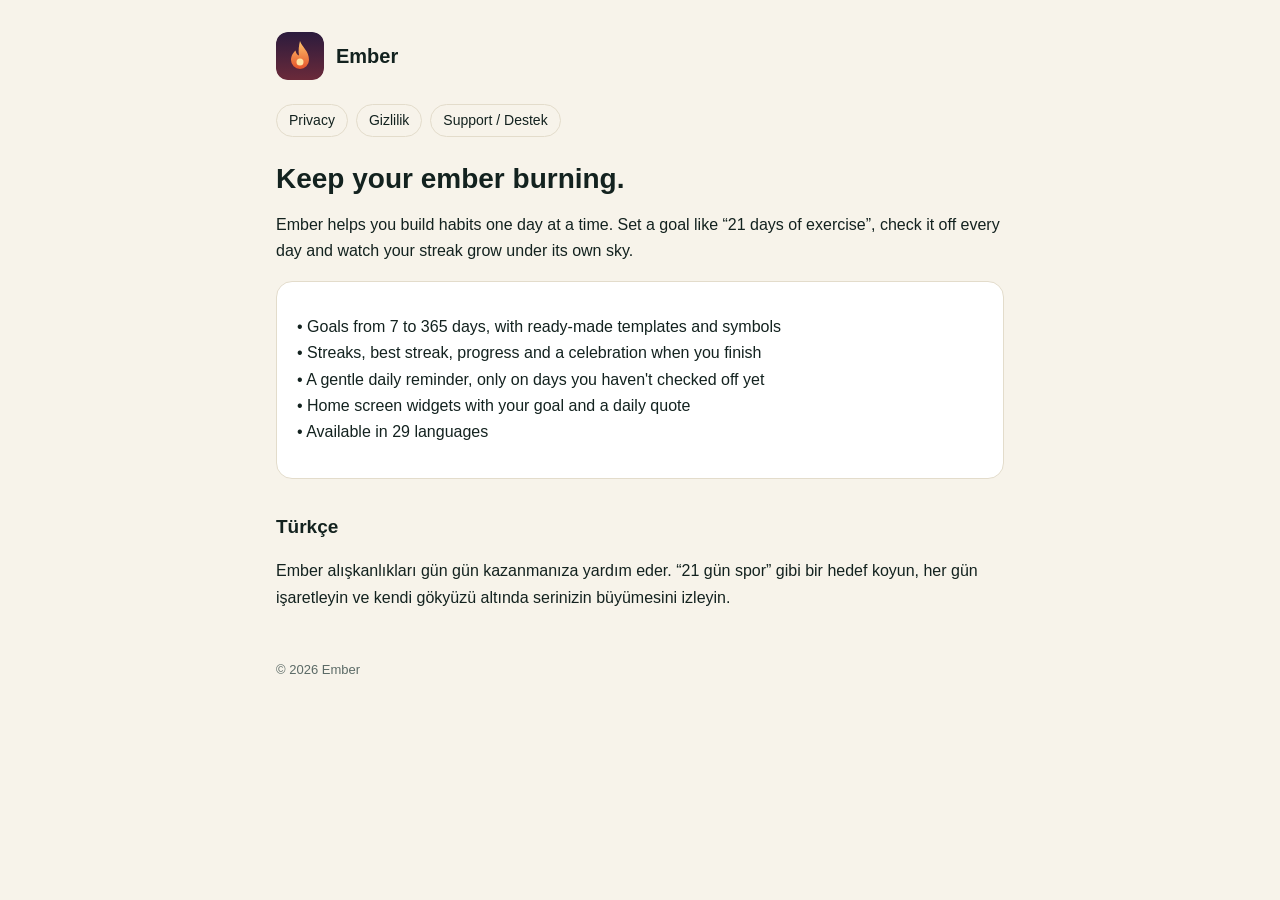
<file: index.html>
<!doctype html>
<html lang="en">
<head>
<meta charset="utf-8">
<meta name="viewport" content="width=device-width, initial-scale=1">
<title>Ember – Daily motivation &amp; habit tracker</title>
<link rel="stylesheet" href="site.css">
</head>
<body>
<main>
<header><img src="icon.svg" alt=""><span class="name">Ember</span></header>
<nav><a href="privacy.html">Privacy</a><a href="privacy-tr.html">Gizlilik</a><a href="support.html">Support / Destek</a></nav>

<h1>Keep your ember burning.</h1>
<p>Ember helps you build habits one day at a time. Set a goal like “21 days of exercise”, check it off every day and watch your streak grow under its own sky.</p>
<div class="card">
<p>• Goals from 7 to 365 days, with ready-made templates and symbols<br>• Streaks, best streak, progress and a celebration when you finish<br>• A gentle daily reminder, only on days you haven't checked off yet<br>• Home screen widgets with your goal and a daily quote<br>• Available in 29 languages</p>
</div>

<h2>Türkçe</h2>
<p>Ember alışkanlıkları gün gün kazanmanıza yardım eder. “21 gün spor” gibi bir hedef koyun, her gün işaretleyin ve kendi gökyüzü altında serinizin büyümesini izleyin.</p>

<footer>© 2026 Ember</footer>
</main>
</body>
</html>
</file>
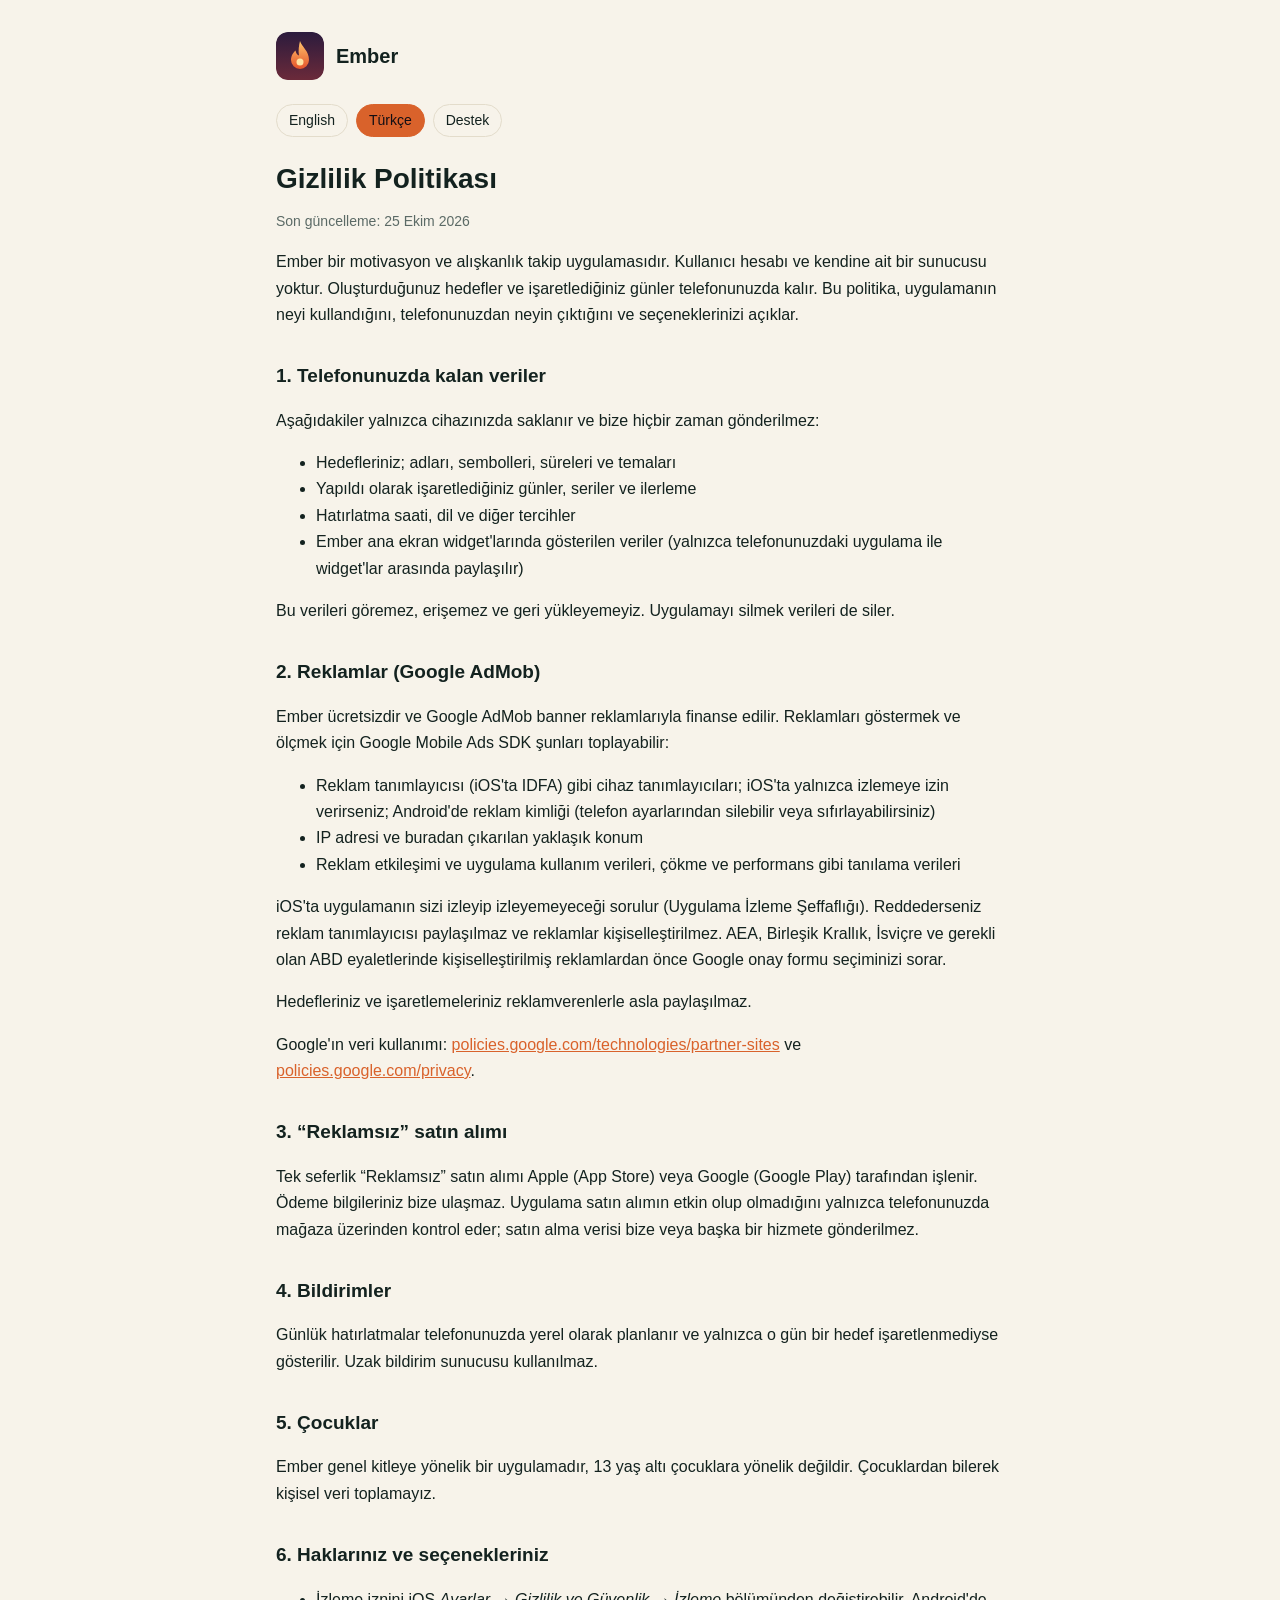
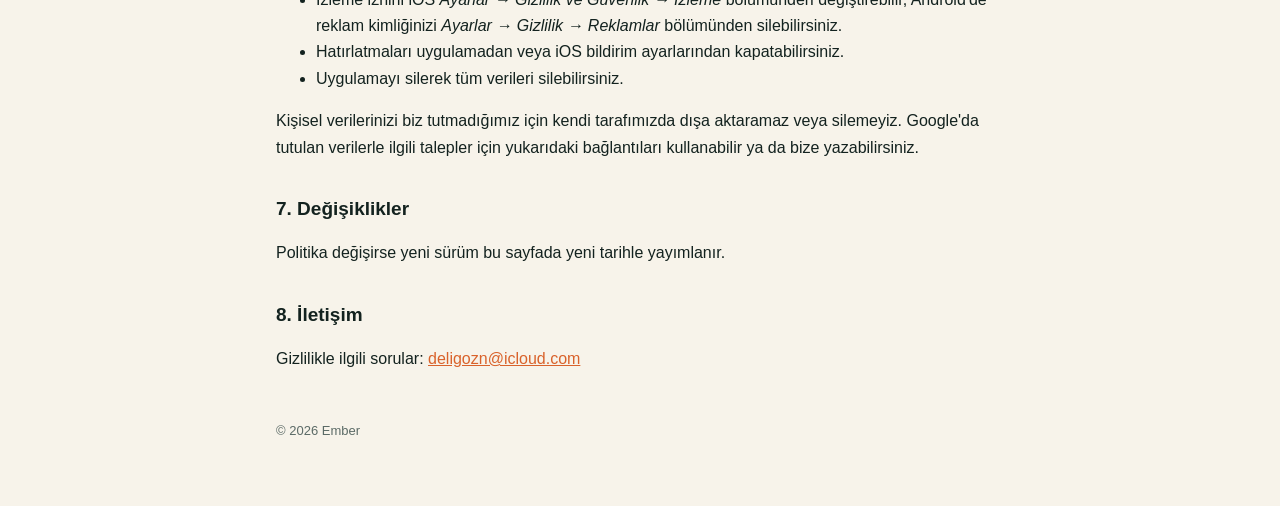
<file: privacy-tr.html>
<!doctype html>
<html lang="tr">
<head>
<meta charset="utf-8">
<meta name="viewport" content="width=device-width, initial-scale=1">
<title>Ember – Gizlilik Politikası</title>
<link rel="stylesheet" href="site.css">
</head>
<body>
<main>
<header><img src="icon.svg" alt=""><span class="name">Ember</span></header>
<nav><a href="privacy.html">English</a><a href="privacy-tr.html" aria-current="page">Türkçe</a><a href="support.html">Destek</a></nav>

<h1>Gizlilik Politikası</h1>
<p class="muted">Son güncelleme: 25 Ekim 2026</p>

<p>Ember bir motivasyon ve alışkanlık takip uygulamasıdır. Kullanıcı hesabı ve kendine ait bir sunucusu yoktur. Oluşturduğunuz hedefler ve işaretlediğiniz günler telefonunuzda kalır. Bu politika, uygulamanın neyi kullandığını, telefonunuzdan neyin çıktığını ve seçeneklerinizi açıklar.</p>

<h2>1. Telefonunuzda kalan veriler</h2>
<p>Aşağıdakiler yalnızca cihazınızda saklanır ve bize hiçbir zaman gönderilmez:</p>
<ul>
<li>Hedefleriniz; adları, sembolleri, süreleri ve temaları</li>
<li>Yapıldı olarak işaretlediğiniz günler, seriler ve ilerleme</li>
<li>Hatırlatma saati, dil ve diğer tercihler</li>
<li>Ember ana ekran widget'larında gösterilen veriler (yalnızca telefonunuzdaki uygulama ile widget'lar arasında paylaşılır)</li>
</ul>
<p>Bu verileri göremez, erişemez ve geri yükleyemeyiz. Uygulamayı silmek verileri de siler.</p>

<h2>2. Reklamlar (Google AdMob)</h2>
<p>Ember ücretsizdir ve Google AdMob banner reklamlarıyla finanse edilir. Reklamları göstermek ve ölçmek için Google Mobile Ads SDK şunları toplayabilir:</p>
<ul>
<li>Reklam tanımlayıcısı (iOS'ta IDFA) gibi cihaz tanımlayıcıları; iOS'ta yalnızca izlemeye izin verirseniz; Android'de reklam kimliği (telefon ayarlarından silebilir veya sıfırlayabilirsiniz)</li>
<li>IP adresi ve buradan çıkarılan yaklaşık konum</li>
<li>Reklam etkileşimi ve uygulama kullanım verileri, çökme ve performans gibi tanılama verileri</li>
</ul>
<p>iOS'ta uygulamanın sizi izleyip izleyemeyeceği sorulur (Uygulama İzleme Şeffaflığı). Reddederseniz reklam tanımlayıcısı paylaşılmaz ve reklamlar kişiselleştirilmez. AEA, Birleşik Krallık, İsviçre ve gerekli olan ABD eyaletlerinde kişiselleştirilmiş reklamlardan önce Google onay formu seçiminizi sorar.</p>
<p>Hedefleriniz ve işaretlemeleriniz reklamverenlerle asla paylaşılmaz.</p>
<p>Google'ın veri kullanımı: <a href="https://policies.google.com/technologies/partner-sites">policies.google.com/technologies/partner-sites</a> ve <a href="https://policies.google.com/privacy">policies.google.com/privacy</a>.</p>

<h2>3. “Reklamsız” satın alımı</h2>
<p>Tek seferlik “Reklamsız” satın alımı Apple (App Store) veya Google (Google Play) tarafından işlenir. Ödeme bilgileriniz bize ulaşmaz. Uygulama satın alımın etkin olup olmadığını yalnızca telefonunuzda mağaza üzerinden kontrol eder; satın alma verisi bize veya başka bir hizmete gönderilmez.</p>

<h2>4. Bildirimler</h2>
<p>Günlük hatırlatmalar telefonunuzda yerel olarak planlanır ve yalnızca o gün bir hedef işaretlenmediyse gösterilir. Uzak bildirim sunucusu kullanılmaz.</p>

<h2>5. Çocuklar</h2>
<p>Ember genel kitleye yönelik bir uygulamadır, 13 yaş altı çocuklara yönelik değildir. Çocuklardan bilerek kişisel veri toplamayız.</p>

<h2>6. Haklarınız ve seçenekleriniz</h2>
<ul>
<li>İzleme iznini iOS <em>Ayarlar → Gizlilik ve Güvenlik → İzleme</em> bölümünden değiştirebilir, Android'de reklam kimliğinizi <em>Ayarlar → Gizlilik → Reklamlar</em> bölümünden silebilirsiniz.</li>
<li>Hatırlatmaları uygulamadan veya iOS bildirim ayarlarından kapatabilirsiniz.</li>
<li>Uygulamayı silerek tüm verileri silebilirsiniz.</li>
</ul>
<p>Kişisel verilerinizi biz tutmadığımız için kendi tarafımızda dışa aktaramaz veya silemeyiz. Google'da tutulan verilerle ilgili talepler için yukarıdaki bağlantıları kullanabilir ya da bize yazabilirsiniz.</p>

<h2>7. Değişiklikler</h2>
<p>Politika değişirse yeni sürüm bu sayfada yeni tarihle yayımlanır.</p>

<h2>8. İletişim</h2>
<p>Gizlilikle ilgili sorular: <a href="mailto:deligozn@icloud.com">deligozn@icloud.com</a></p>

<footer>© 2026 Ember</footer>
</main>
</body>
</html>
</file>
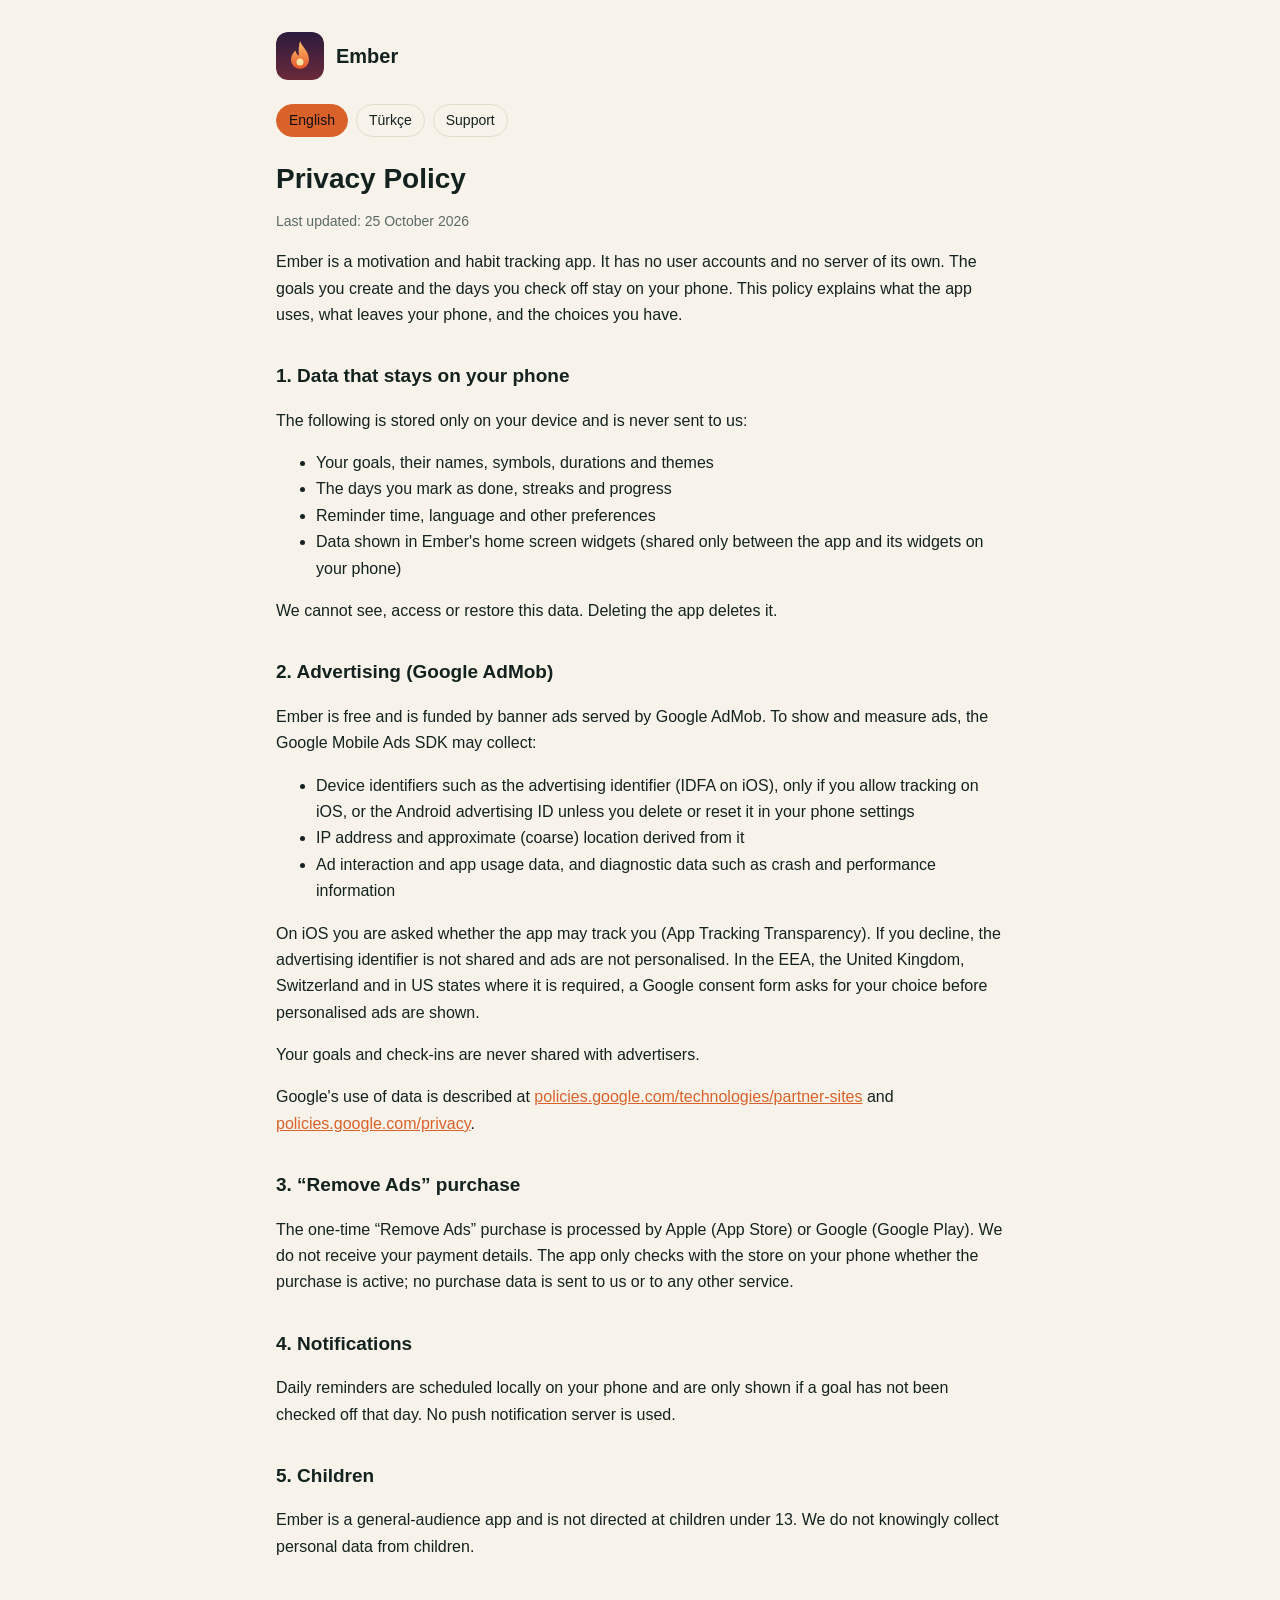
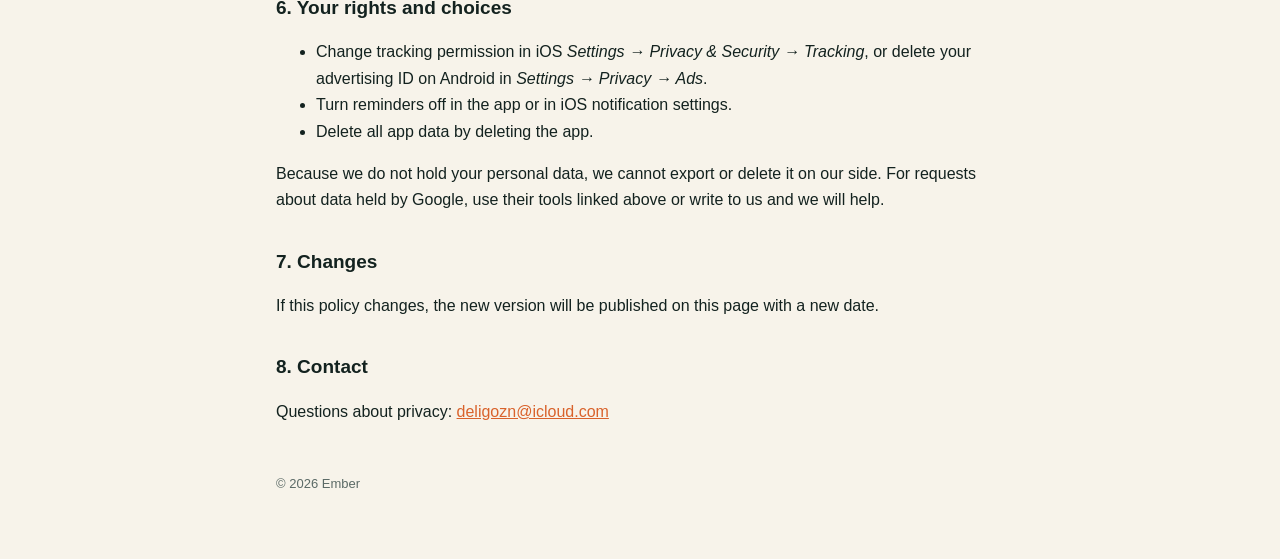
<file: privacy.html>
<!doctype html>
<html lang="en">
<head>
<meta charset="utf-8">
<meta name="viewport" content="width=device-width, initial-scale=1">
<title>Ember – Privacy Policy</title>
<link rel="stylesheet" href="site.css">
</head>
<body>
<main>
<header><img src="icon.svg" alt=""><span class="name">Ember</span></header>
<nav><a href="privacy.html" aria-current="page">English</a><a href="privacy-tr.html">Türkçe</a><a href="support.html">Support</a></nav>

<h1>Privacy Policy</h1>
<p class="muted">Last updated: 25 October 2026</p>

<p>Ember is a motivation and habit tracking app. It has no user accounts and no server of its own. The goals you create and the days you check off stay on your phone. This policy explains what the app uses, what leaves your phone, and the choices you have.</p>

<h2>1. Data that stays on your phone</h2>
<p>The following is stored only on your device and is never sent to us:</p>
<ul>
<li>Your goals, their names, symbols, durations and themes</li>
<li>The days you mark as done, streaks and progress</li>
<li>Reminder time, language and other preferences</li>
<li>Data shown in Ember's home screen widgets (shared only between the app and its widgets on your phone)</li>
</ul>
<p>We cannot see, access or restore this data. Deleting the app deletes it.</p>

<h2>2. Advertising (Google AdMob)</h2>
<p>Ember is free and is funded by banner ads served by Google AdMob. To show and measure ads, the Google Mobile Ads SDK may collect:</p>
<ul>
<li>Device identifiers such as the advertising identifier (IDFA on iOS), only if you allow tracking on iOS, or the Android advertising ID unless you delete or reset it in your phone settings</li>
<li>IP address and approximate (coarse) location derived from it</li>
<li>Ad interaction and app usage data, and diagnostic data such as crash and performance information</li>
</ul>
<p>On iOS you are asked whether the app may track you (App Tracking Transparency). If you decline, the advertising identifier is not shared and ads are not personalised. In the EEA, the United Kingdom, Switzerland and in US states where it is required, a Google consent form asks for your choice before personalised ads are shown.</p>
<p>Your goals and check-ins are never shared with advertisers.</p>
<p>Google's use of data is described at <a href="https://policies.google.com/technologies/partner-sites">policies.google.com/technologies/partner-sites</a> and <a href="https://policies.google.com/privacy">policies.google.com/privacy</a>.</p>

<h2>3. “Remove Ads” purchase</h2>
<p>The one-time “Remove Ads” purchase is processed by Apple (App Store) or Google (Google Play). We do not receive your payment details. The app only checks with the store on your phone whether the purchase is active; no purchase data is sent to us or to any other service.</p>

<h2>4. Notifications</h2>
<p>Daily reminders are scheduled locally on your phone and are only shown if a goal has not been checked off that day. No push notification server is used.</p>

<h2>5. Children</h2>
<p>Ember is a general-audience app and is not directed at children under 13. We do not knowingly collect personal data from children.</p>

<h2>6. Your rights and choices</h2>
<ul>
<li>Change tracking permission in iOS <em>Settings → Privacy &amp; Security → Tracking</em>, or delete your advertising ID on Android in <em>Settings → Privacy → Ads</em>.</li>
<li>Turn reminders off in the app or in iOS notification settings.</li>
<li>Delete all app data by deleting the app.</li>
</ul>
<p>Because we do not hold your personal data, we cannot export or delete it on our side. For requests about data held by Google, use their tools linked above or write to us and we will help.</p>

<h2>7. Changes</h2>
<p>If this policy changes, the new version will be published on this page with a new date.</p>

<h2>8. Contact</h2>
<p>Questions about privacy: <a href="mailto:deligozn@icloud.com">deligozn@icloud.com</a></p>

<footer>© 2026 Ember</footer>
</main>
</body>
</html>
</file>
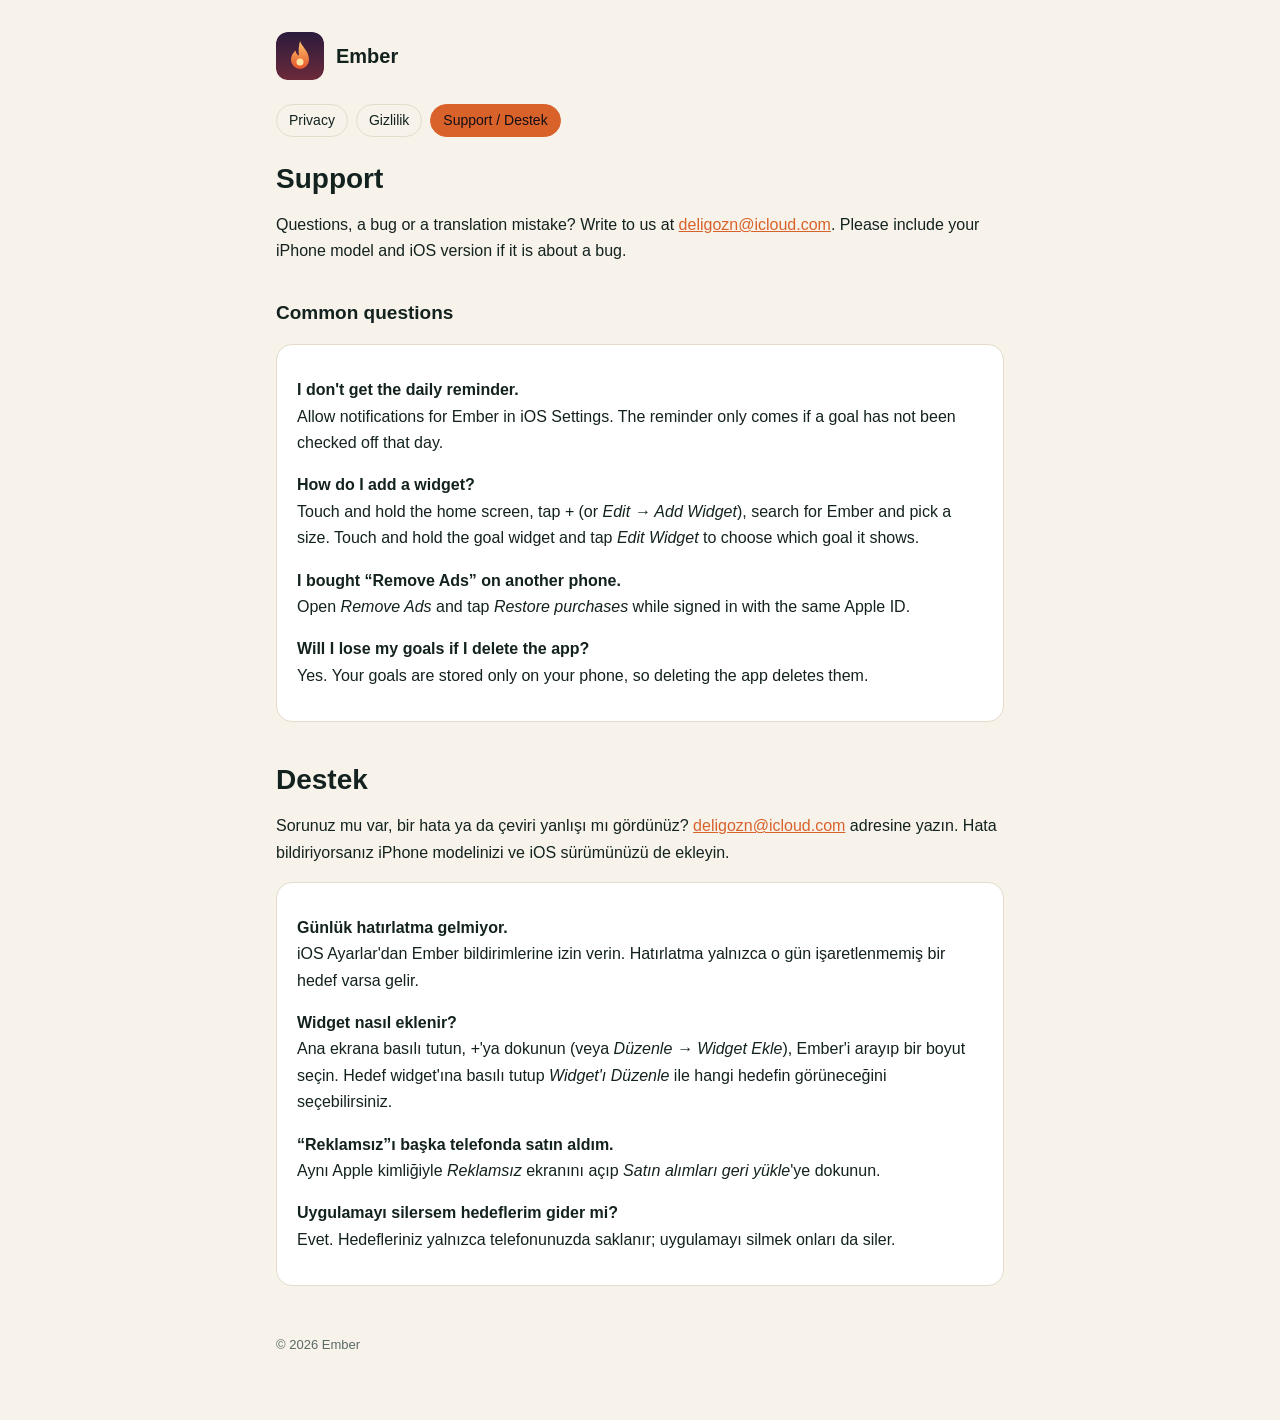
<file: support.html>
<!doctype html>
<html lang="en">
<head>
<meta charset="utf-8">
<meta name="viewport" content="width=device-width, initial-scale=1">
<title>Ember – Support</title>
<link rel="stylesheet" href="site.css">
</head>
<body>
<main>
<header><img src="icon.svg" alt=""><span class="name">Ember</span></header>
<nav><a href="privacy.html">Privacy</a><a href="privacy-tr.html">Gizlilik</a><a href="support.html" aria-current="page">Support / Destek</a></nav>

<h1>Support</h1>
<p>Questions, a bug or a translation mistake? Write to us at <a href="mailto:deligozn@icloud.com">deligozn@icloud.com</a>. Please include your iPhone model and iOS version if it is about a bug.</p>

<h2>Common questions</h2>
<div class="card">
<p><strong>I don't get the daily reminder.</strong><br>Allow notifications for Ember in iOS Settings. The reminder only comes if a goal has not been checked off that day.</p>
<p><strong>How do I add a widget?</strong><br>Touch and hold the home screen, tap <em>+</em> (or <em>Edit → Add Widget</em>), search for Ember and pick a size. Touch and hold the goal widget and tap <em>Edit Widget</em> to choose which goal it shows.</p>
<p><strong>I bought “Remove Ads” on another phone.</strong><br>Open <em>Remove Ads</em> and tap <em>Restore purchases</em> while signed in with the same Apple ID.</p>
<p><strong>Will I lose my goals if I delete the app?</strong><br>Yes. Your goals are stored only on your phone, so deleting the app deletes them.</p>
</div>

<h1 style="margin-top:40px">Destek</h1>
<p>Sorunuz mu var, bir hata ya da çeviri yanlışı mı gördünüz? <a href="mailto:deligozn@icloud.com">deligozn@icloud.com</a> adresine yazın. Hata bildiriyorsanız iPhone modelinizi ve iOS sürümünüzü de ekleyin.</p>
<div class="card">
<p><strong>Günlük hatırlatma gelmiyor.</strong><br>iOS Ayarlar'dan Ember bildirimlerine izin verin. Hatırlatma yalnızca o gün işaretlenmemiş bir hedef varsa gelir.</p>
<p><strong>Widget nasıl eklenir?</strong><br>Ana ekrana basılı tutun, <em>+</em>'ya dokunun (veya <em>Düzenle → Widget Ekle</em>), Ember'i arayıp bir boyut seçin. Hedef widget'ına basılı tutup <em>Widget'ı Düzenle</em> ile hangi hedefin görüneceğini seçebilirsiniz.</p>
<p><strong>“Reklamsız”ı başka telefonda satın aldım.</strong><br>Aynı Apple kimliğiyle <em>Reklamsız</em> ekranını açıp <em>Satın alımları geri yükle</em>'ye dokunun.</p>
<p><strong>Uygulamayı silersem hedeflerim gider mi?</strong><br>Evet. Hedefleriniz yalnızca telefonunuzda saklanır; uygulamayı silmek onları da siler.</p>
</div>

<footer>© 2026 Ember</footer>
</main>
</body>
</html>
</file>
<file: site.css>
:root{--bg:#F7F3EA;--surface:#FFFFFF;--ink:#13221F;--muted:#5B6A66;--line:#E3DCCB;--gold:#D9622B}
@media (prefers-color-scheme:dark){:root{--bg:#120E14;--surface:#1D1720;--ink:#F3EEF0;--muted:#B0A6AC;--line:#33293A;--gold:#F08A4B}}
*{box-sizing:border-box}
body{margin:0;background:var(--bg);color:var(--ink);font:16px/1.65 -apple-system,BlinkMacSystemFont,"Segoe UI",Roboto,Helvetica,Arial,sans-serif}
main{max-width:760px;margin:0 auto;padding:32px 16px 64px}
header{display:flex;align-items:center;gap:12px;margin-bottom:24px}
header img{width:48px;height:48px;border-radius:12px}
header .name{font-weight:800;font-size:20px}
nav{display:flex;flex-wrap:wrap;gap:8px;margin:0 0 24px}
nav a{border:1px solid var(--line);border-radius:999px;padding:4px 12px;text-decoration:none;color:var(--ink);font-size:14px}
nav a[aria-current]{background:var(--gold);border-color:var(--gold);color:#120E14}
h1{font-size:28px;line-height:1.25;margin:0 0 4px}
h2{font-size:19px;margin:32px 0 8px}
.muted{color:var(--muted);font-size:14px}
a{color:var(--gold)}
.card{background:var(--surface);border:1px solid var(--line);border-radius:16px;padding:16px 20px;margin:16px 0}
footer{margin-top:48px;color:var(--muted);font-size:13px}
</file>
